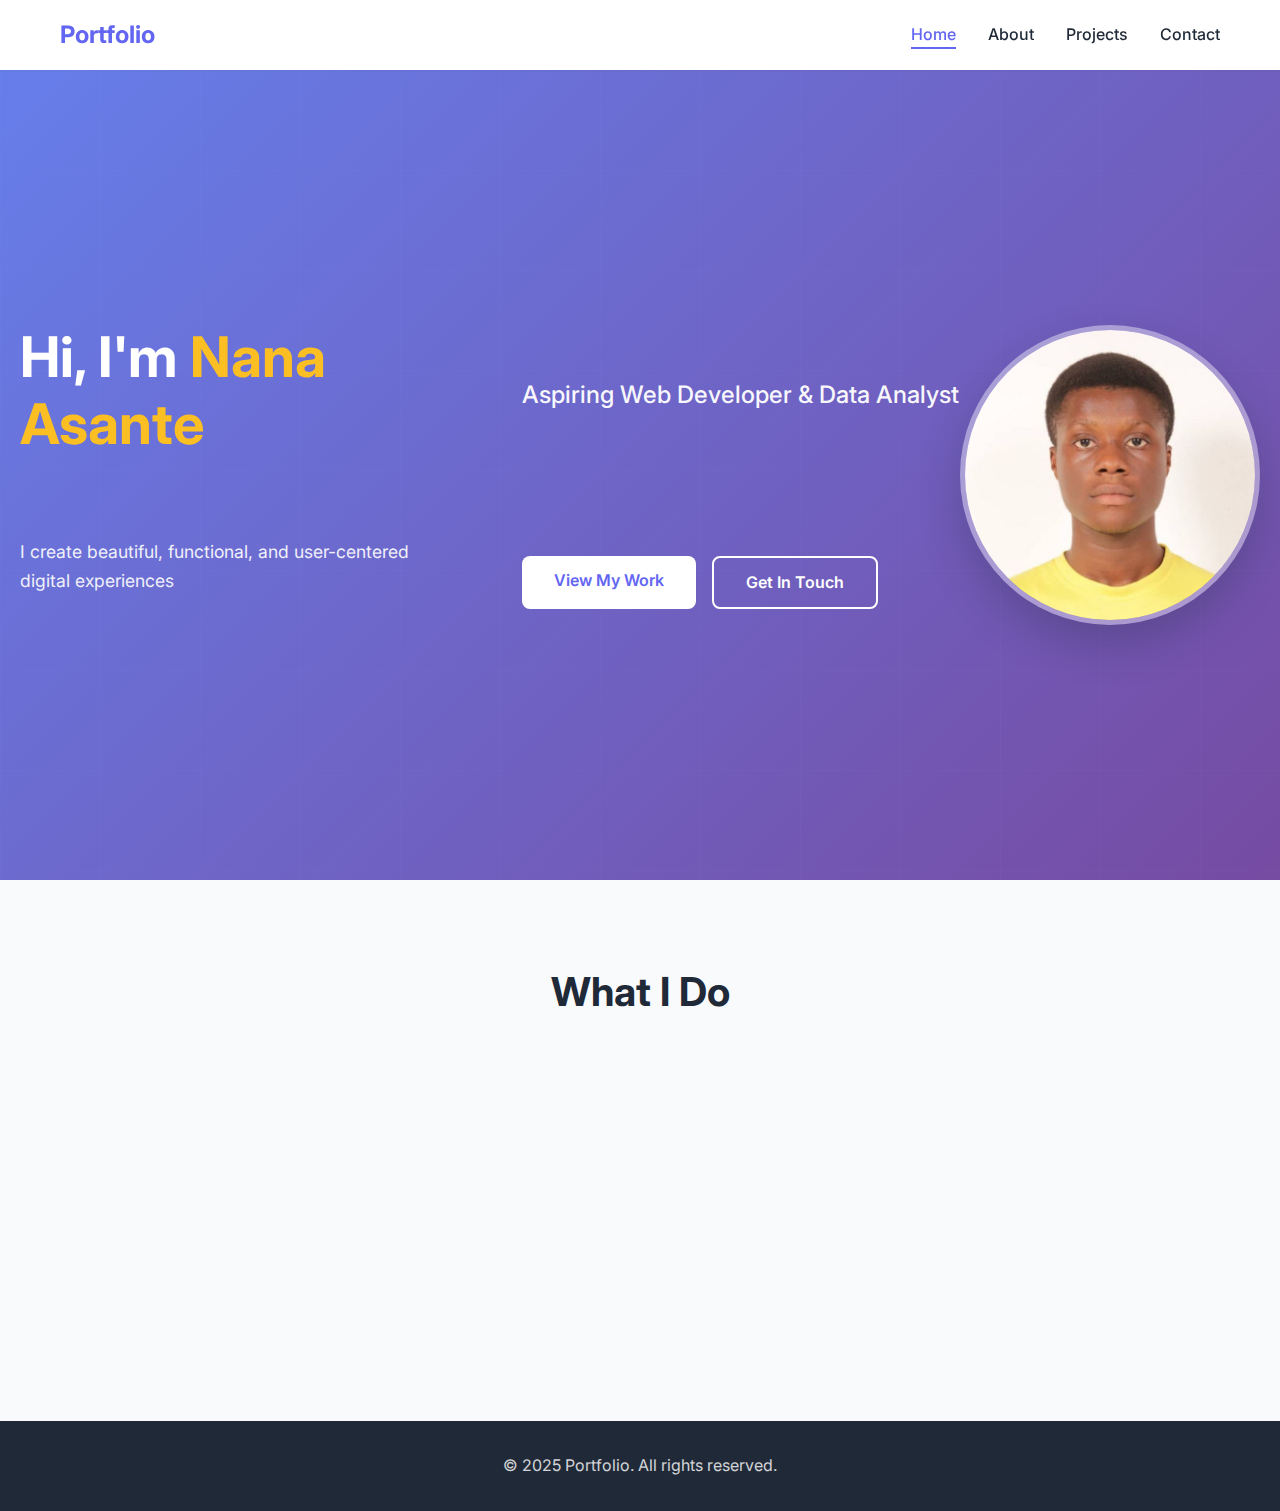
<file: index.html>
<!DOCTYPE html>
<html lang="en">
<head>
    <meta charset="UTF-8">
    <meta name="viewport" content="width=device-width, initial-scale=1.0">
    <title>Nana Asante's Portfolio - Home</title>
    <link rel="stylesheet" href="styles.css">
    <link rel="preconnect" href="https://fonts.googleapis.com">
    <link rel="preconnect" href="https://fonts.gstatic.com" crossorigin>
    <link href="https://fonts.googleapis.com/css2?family=Inter:wght@300;400;500;600;700&display=swap" rel="stylesheet">
</head>
<body>
    <nav class="navbar">
        <div class="nav-container">
            <div class="logo">Portfolio</div>
            <ul class="nav-menu">
                <li><a href="index.html" class="active">Home</a></li>
                <li><a href="about.html">About</a></li>
                <li><a href="projects.html">Projects</a></li>
                <li><a href="contact.html">Contact</a></li>
            </ul>
            <div class="hamburger">
                <span></span>
                <span></span>
                <span></span>
            </div>
        </div>
    </nav>

    <main>
        <section class="hero">
            <div class="hero-content">
                <h1 class="hero-title">Hi, I'm <span class="highlight">Nana Asante</span></h1>
                <p class="hero-subtitle">Aspiring Web Developer & Data Analyst</p>
                <p class="hero-description">I create beautiful, functional, and user-centered digital experiences</p>
                <div class="hero-buttons">
                    <a href="projects.html" class="btn btn-primary">View My Work</a>
                    <a href="contact.html" class="btn btn-secondary">Get In Touch</a>
                </div>
            </div>
            <div class="hero-image">
                <div class="hero-shape">
                    <img src="images/IMG-20241022-WA0011.jpg" alt="Nana Asante portrait" class="hero-photo">
                </div>
            </div>
        </section>

        <section class="features">
            <div class="container">
                <h2 class="section-title">What I Do</h2>
                <div class="features-grid">
                    <div class="feature-card">
                        <div class="feature-icon">💻</div>
                        <h3>Web Development</h3>
                        <p>Building responsive and modern web applications with the latest technologies and best practices.</p>
                    </div>
                    <div class="feature-card">
                        <div class="feature-icon">📊</div>
                        <h3>Data Analytics</h3>
                        <p>I analyze data to uncover insights that drive smarter decisions and help businesses grow.</p>
                    </div>
                </div>
            </div>
        </section>
    </main>

    <footer>
        <div class="container">
            <p>&copy; 2025 Portfolio. All rights reserved.</p>
        </div>
    </footer>

    <script src="script.js"></script>
</body>
</html>
</file>
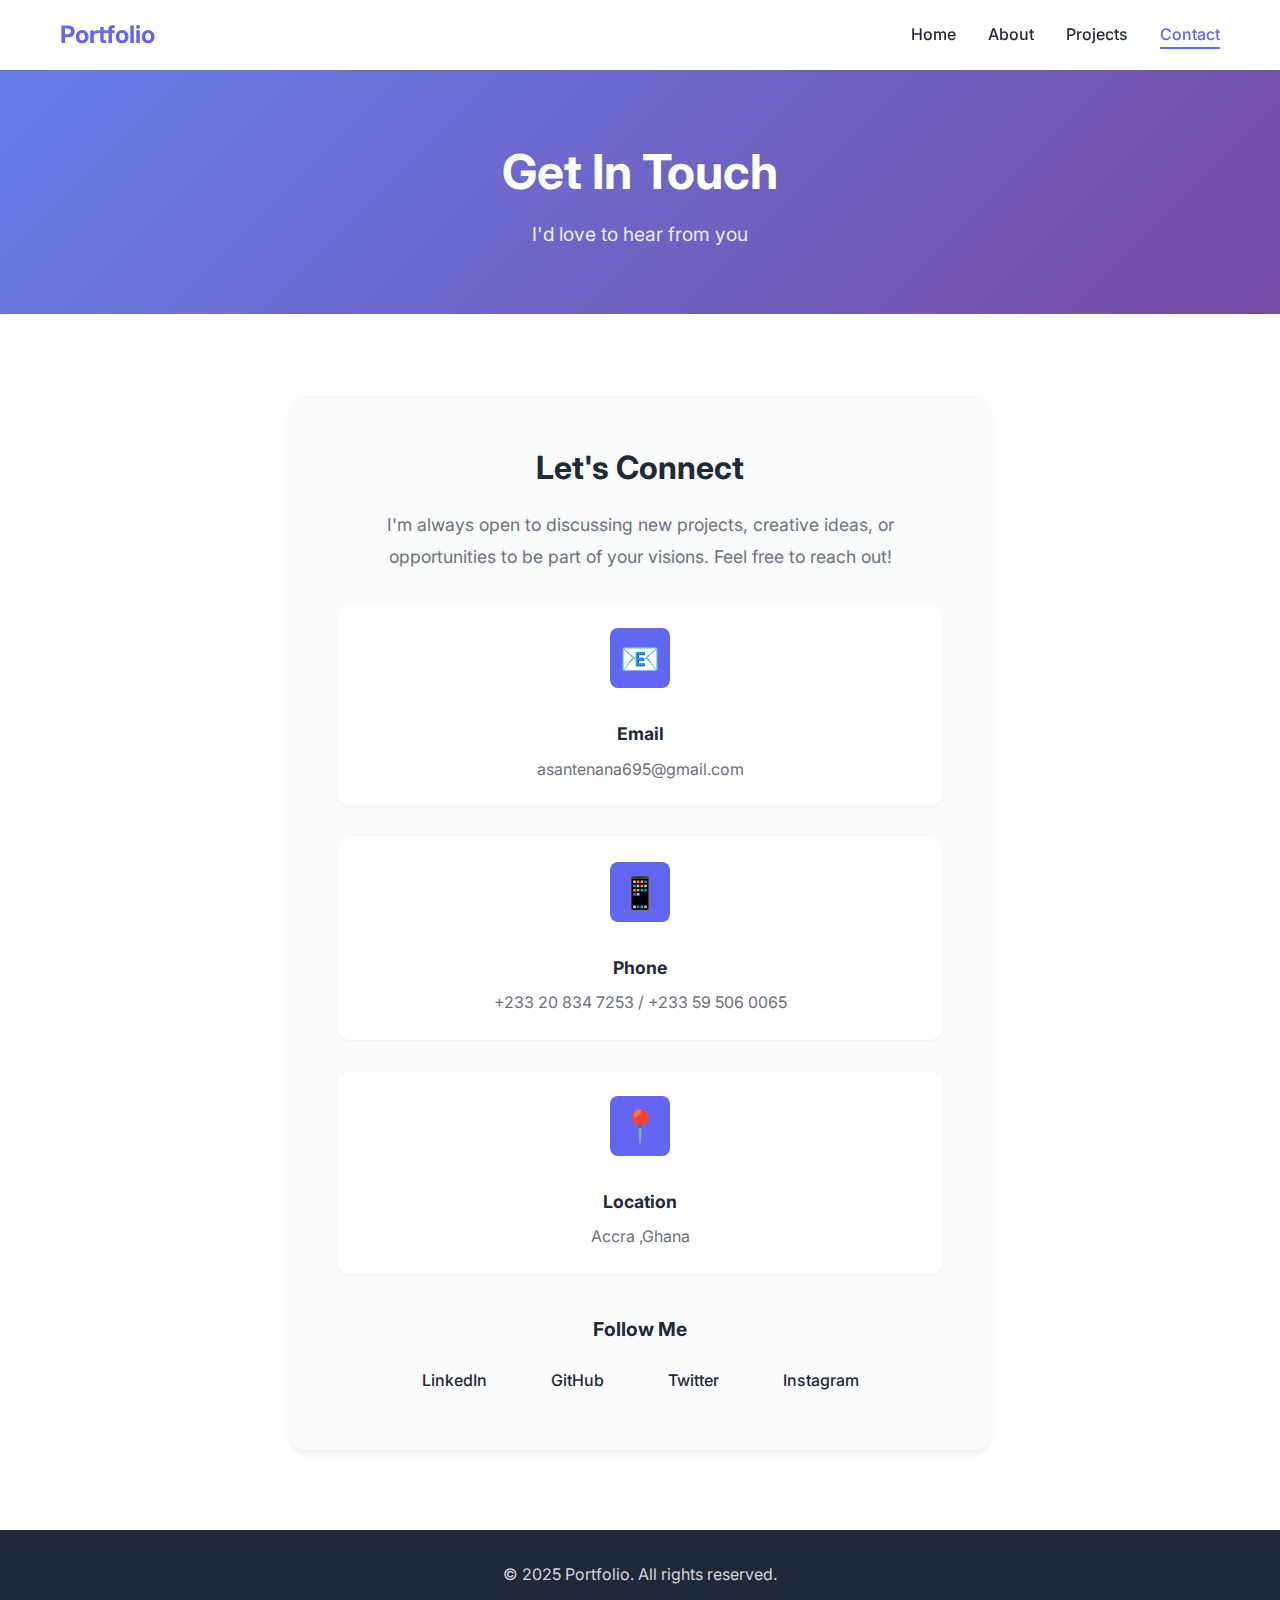
<file: contact.html>
<!DOCTYPE html>
<html lang="en">
<head>
    <meta charset="UTF-8">
    <meta name="viewport" content="width=device-width, initial-scale=1.0">
    <title>Nana Asante's Portfolio - Contact</title>
    <link rel="stylesheet" href="styles.css">
    <link rel="preconnect" href="https://fonts.googleapis.com">
    <link rel="preconnect" href="https://fonts.gstatic.com" crossorigin>
    <link href="https://fonts.googleapis.com/css2?family=Inter:wght@300;400;500;600;700&display=swap" rel="stylesheet">
</head>
<body>
    <nav class="navbar">
        <div class="nav-container">
            <div class="logo">Portfolio</div>
            <ul class="nav-menu">
                <li><a href="index.html">Home</a></li>
                <li><a href="about.html">About</a></li>
                <li><a href="projects.html">Projects</a></li>
                <li><a href="contact.html" class="active">Contact</a></li>
            </ul>
            <div class="hamburger">
                <span></span>
                <span></span>
                <span></span>
            </div>
        </div>
    </nav>

    <main>
        <section class="page-header">
            <div class="container">
                <h1 class="page-title">Get In Touch</h1>
                <p class="page-subtitle">I'd love to hear from you</p>
            </div>
        </section>

        <section class="contact-section">
            <div class="container">
                <div class="contact-content">
                    <div class="contact-info contact-info-centered">
                        <h2>Let's Connect</h2>
                        <p>I'm always open to discussing new projects, creative ideas, or opportunities to be part of your visions. Feel free to reach out!</p>
                        
                        <div class="contact-details">
                            <div class="contact-item">
                                <div class="contact-icon">📧</div>
                                <div>
                                    <h3>Email</h3>
                                    <p>asantenana695@gmail.com</p>
                                </div>
                            </div>
                            <div class="contact-item">
                                <div class="contact-icon">📱</div>
                                <div>
                                    <h3>Phone</h3>
                                    <p>+233 20 834 7253 / +233 59 506 0065</p>
                                </div>
                            </div>
                            <div class="contact-item">
                                <div class="contact-icon">📍</div>
                                <div>
                                    <h3>Location</h3>
                                    <p>Accra ,Ghana</p>
                                </div>
                            </div>
                        </div>

                        <div class="social-links">
                            <h3>Follow Me</h3>
                            <div class="social-icons">
                                <a href="https://www.linkedin.com/in/nana-asante-8780542aa/" class="social-icon" aria-label="LinkedIn">LinkedIn</a>
                                <a href="https://github.com/simplykwasi" class="social-icon" aria-label="GitHub">GitHub</a>
                                <a href="https://x.com/itzkwasii" class="social-icon" aria-label="Twitter">Twitter</a>
                                <a href="https://www.instagram.com/simplykwasi/" class="social-icon" aria-label="Instagram">Instagram</a>
                            </div>
                        </div>
                    </div>
                </div>
            </div>
        </section>
    </main>

    <footer>
        <div class="container">
            <p>&copy; 2025 Portfolio. All rights reserved.</p>
        </div>
    </footer>

    <script src="script.js"></script>
</body>
</html>
</file>
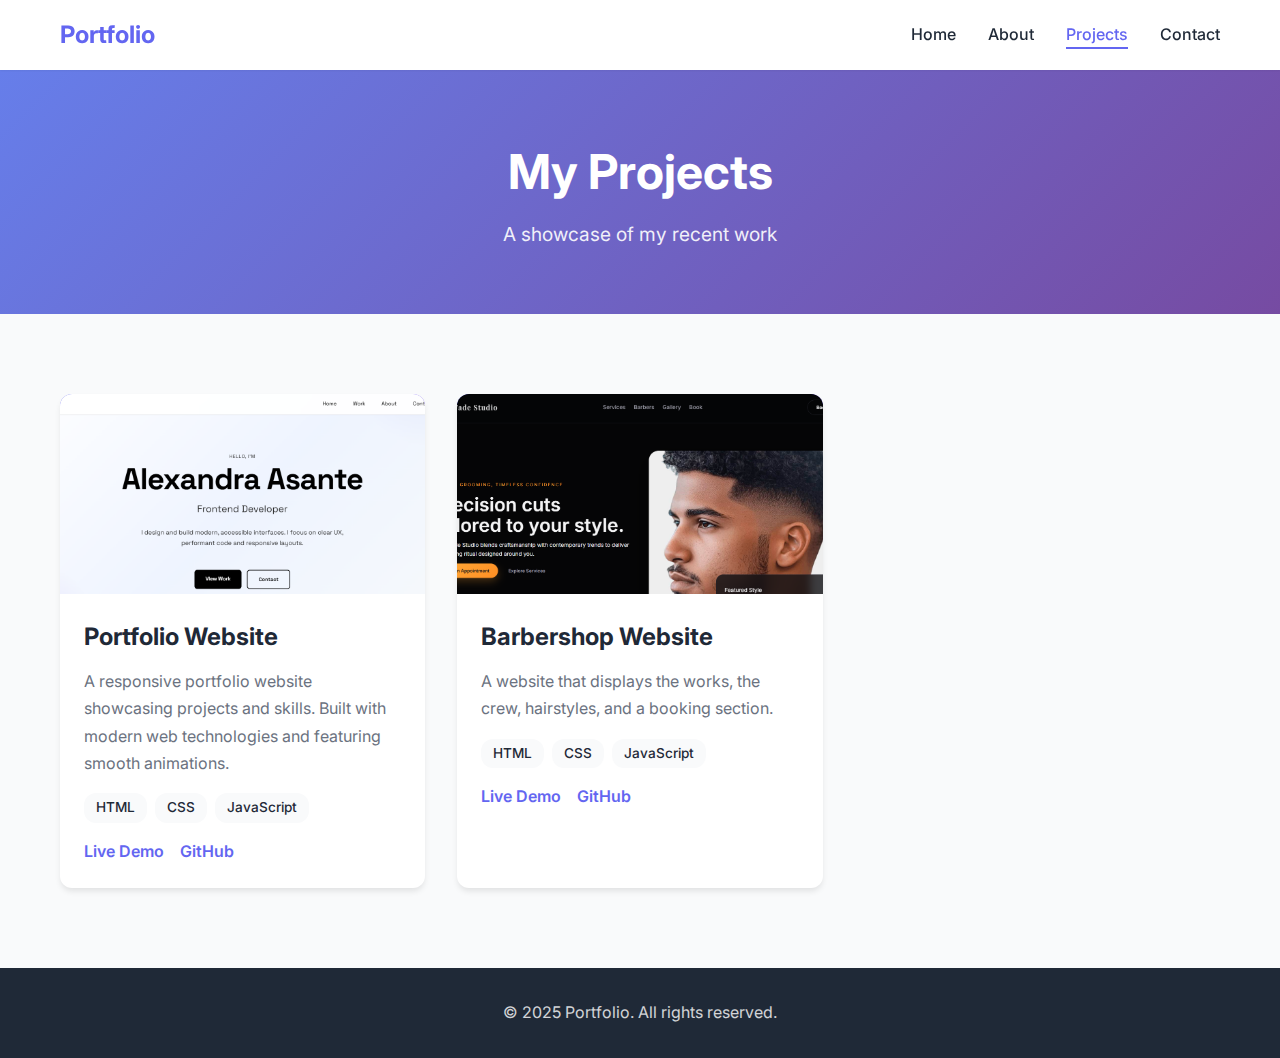
<file: projects.html>
<!DOCTYPE html>
<html lang="en">
<head>
    <meta charset="UTF-8">
    <meta name="viewport" content="width=device-width, initial-scale=1.0">
    <title>Nana Asante's Portfolio - Projects</title>
    <link rel="stylesheet" href="styles.css">
    <link rel="preconnect" href="https://fonts.googleapis.com">
    <link rel="preconnect" href="https://fonts.gstatic.com" crossorigin>
    <link href="https://fonts.googleapis.com/css2?family=Inter:wght@300;400;500;600;700&display=swap" rel="stylesheet">
</head>
<body>
    <nav class="navbar">
        <div class="nav-container">
            <div class="logo">Portfolio</div>
            <ul class="nav-menu">
                <li><a href="index.html">Home</a></li>
                <li><a href="about.html">About</a></li>
                <li><a href="projects.html" class="active">Projects</a></li>
                <li><a href="contact.html">Contact</a></li>
            </ul>
            <div class="hamburger">
                <span></span>
                <span></span>
                <span></span>
            </div>
        </div>
    </nav>

    <main>
        <section class="page-header">
            <div class="container">
                <h1 class="page-title">My Projects</h1>
                <p class="page-subtitle">A showcase of my recent work</p>
            </div>
        </section>

        <section class="projects-section">
            <div class="container">
                <div class="projects-grid">
                    <div class="project-card">
                        <div class="project-image">
                            <div class="project-placeholder">
                                <img src="./images/homepage.png" alt="Portfolio homepage" class="project-thumb">
                            </div>
                        </div>
                        <div class="project-content">
                            <h3>Portfolio Website</h3>
                            <p>A responsive portfolio website showcasing projects and skills. Built with modern web technologies and featuring smooth animations.</p>
                            <div class="project-tags">
                                <span class="project-tag">HTML</span>
                                <span class="project-tag">CSS</span>
                                <span class="project-tag">JavaScript</span>
                            </div>
                            <div class="project-links">
                                <a href="https://simplykwasi.github.io/alexandra.asante/" class="project-link">Live Demo</a>
                                <a href="https://github.com/simplykwasi/alexandra.asante" class="project-link">GitHub</a>
                            </div>
                        </div>
                    </div>

                    <div class="project-card">
                        <div class="project-image">
                            <div class="project-placeholder">
                                <img src="./images/barbershop.png" alt="Barbershop site" class="project-thumb">
                            </div>
                        </div>
                        <div class="project-content">
                            <h3>Barbershop Website</h3>
                            <p>A website that displays the works, the crew, hairstyles, and a booking section.</p>
                            <div class="project-tags">
                                <span class="project-tag">HTML</span>
                                <span class="project-tag">CSS</span>
                                <span class="project-tag">JavaScript</span>
                            </div>
                            <div class="project-links">
                                <a href="https://simplykwasi.github.io/apexfadestudio/" class="project-link">Live Demo</a>
                                <a href="https://github.com/simplykwasi/apexfadestudio" class="project-link">GitHub</a>
                            </div>
                        </div>
                    </div>
                </div>
            </div>
        </section>
    </main>

    <footer>
        <div class="container">
            <p>&copy; 2025 Portfolio. All rights reserved.</p>
        </div>
    </footer>

    <script src="script.js"></script>
</body>
</html>
</file>
<file: styles.css>
/* Reset and Base Styles */
* {
    margin: 0;
    padding: 0;
    box-sizing: border-box;
}

:root {
    --primary-color: #6366f1;
    --primary-dark: #4f46e5;
    --secondary-color: #8b5cf6;
    --text-dark: #1f2937;
    --text-light: #6b7280;
    --bg-light: #f9fafb;
    --bg-white: #ffffff;
    --border-color: #e5e7eb;
    --shadow-sm: 0 1px 2px 0 rgba(0, 0, 0, 0.05);
    --shadow-md: 0 4px 6px -1px rgba(0, 0, 0, 0.1);
    --shadow-lg: 0 10px 15px -3px rgba(0, 0, 0, 0.1);
    --transition: all 0.3s ease;
}

body {
    font-family: 'Inter', -apple-system, BlinkMacSystemFont, 'Segoe UI', Roboto, Oxygen, Ubuntu, Cantarell, sans-serif;
    color: var(--text-dark);
    line-height: 1.6;
    background-color: var(--bg-white);
}

.container {
    max-width: 1200px;
    margin: 0 auto;
    padding: 0 20px;
}

/* Navigation */
.navbar {
    background-color: var(--bg-white);
    box-shadow: var(--shadow-sm);
    position: sticky;
    top: 0;
    z-index: 1000;
    transition: var(--transition);
}

.nav-container {
    max-width: 1200px;
    margin: 0 auto;
    padding: 1rem 20px;
    display: flex;
    justify-content: space-between;
    align-items: center;
}

.logo {
    font-size: 1.5rem;
    font-weight: 700;
    color: var(--primary-color);
}

.nav-menu {
    display: flex;
    list-style: none;
    gap: 2rem;
}

.nav-menu a {
    text-decoration: none;
    color: var(--text-dark);
    font-weight: 500;
    transition: var(--transition);
    position: relative;
}

.nav-menu a:hover,
.nav-menu a.active {
    color: var(--primary-color);
}

.nav-menu a.active::after {
    content: '';
    position: absolute;
    bottom: -5px;
    left: 0;
    width: 100%;
    height: 2px;
    background-color: var(--primary-color);
}

.hamburger {
    display: none;
    flex-direction: column;
    cursor: pointer;
    gap: 4px;
}

.hamburger span {
    width: 25px;
    height: 3px;
    background-color: var(--text-dark);
    transition: var(--transition);
}

/* Hero Section */
.hero {
    min-height: 90vh;
    display: flex;
    align-items: center;
    padding: 4rem 20px;
    background: linear-gradient(135deg, #667eea 0%, #764ba2 100%);
    color: white;
    position: relative;
    overflow: hidden;
}

.hero::before {
    content: '';
    position: absolute;
    top: 0;
    left: 0;
    right: 0;
    bottom: 0;
    background: url('data:image/svg+xml,<svg width="100" height="100" xmlns="http://www.w3.org/2000/svg"><defs><pattern id="grid" width="100" height="100" patternUnits="userSpaceOnUse"><path d="M 100 0 L 0 0 0 100" fill="none" stroke="rgba(255,255,255,0.1)" stroke-width="1"/></pattern></defs><rect width="100" height="100" fill="url(%23grid)"/></svg>');
    opacity: 0.3;
}

.hero-content {
    max-width: 1200px;
    margin: 0 auto;
    width: 100%;
    display: grid;
    grid-template-columns: 1fr 1fr;
    gap: 4rem;
    align-items: center;
    position: relative;
    z-index: 1;
}

.hero-title {
    font-size: 3.5rem;
    font-weight: 700;
    margin-bottom: 1rem;
    line-height: 1.2;
}

.highlight {
    color: #fbbf24;
}

.hero-subtitle {
    font-size: 1.5rem;
    font-weight: 500;
    margin-bottom: 0.5rem;
    opacity: 0.95;
}

.hero-description {
    font-size: 1.1rem;
    margin-bottom: 2rem;
    opacity: 0.9;
}

.hero-buttons {
    display: flex;
    gap: 1rem;
    flex-wrap: wrap;
}

.hero-image {
    position: relative;
    display: flex;
    justify-content: center;
    align-items: center;
}

.hero-shape {
    width: 300px;
    height: 300px;
    background: rgba(255, 255, 255, 0.15);
    border-radius: 50%;
    overflow: hidden;
    border: 5px solid rgba(255, 255, 255, 0.3);
    animation: float 6s ease-in-out infinite;
    box-shadow: 0 20px 40px rgba(31, 41, 55, 0.25);
}

.hero-photo {
    width: 100%;
    height: 100%;
    object-fit: cover;
    display: block;
}

@keyframes float {
    0%, 100% { transform: translateY(0px); }
    50% { transform: translateY(-20px); }
}

/* Buttons */
.btn {
    display: inline-block;
    padding: 0.75rem 2rem;
    border-radius: 8px;
    text-decoration: none;
    font-weight: 600;
    transition: var(--transition);
    border: none;
    cursor: pointer;
    font-size: 1rem;
}

.btn-primary {
    background-color: var(--bg-white);
    color: var(--primary-color);
}

.btn-primary:hover {
    transform: translateY(-2px);
    box-shadow: var(--shadow-lg);
}

.btn-secondary {
    background-color: transparent;
    color: var(--bg-white);
    border: 2px solid var(--bg-white);
}

.btn-secondary:hover {
    background-color: var(--bg-white);
    color: var(--primary-color);
}

/* Features Section */
.features {
    padding: 5rem 20px;
    background-color: var(--bg-light);
}

.section-title {
    font-size: 2.5rem;
    font-weight: 700;
    text-align: center;
    margin-bottom: 3rem;
    color: var(--text-dark);
}

.features-grid {
    display: grid;
    grid-template-columns: repeat(auto-fit, minmax(300px, 1fr));
    gap: 2rem;
}

.feature-card {
    background-color: var(--bg-white);
    padding: 2rem;
    border-radius: 12px;
    box-shadow: var(--shadow-md);
    transition: var(--transition);
    text-align: center;
}

.feature-card:hover {
    transform: translateY(-5px);
    box-shadow: var(--shadow-lg);
}

.feature-icon {
    font-size: 3rem;
    margin-bottom: 1rem;
}

.feature-card h3 {
    font-size: 1.5rem;
    margin-bottom: 1rem;
    color: var(--text-dark);
}

.feature-card p {
    color: var(--text-light);
    line-height: 1.8;
}

/* Page Header */
.page-header {
    background: linear-gradient(135deg, #667eea 0%, #764ba2 100%);
    color: white;
    padding: 4rem 20px;
    text-align: center;
}

.page-title {
    font-size: 3rem;
    font-weight: 700;
    margin-bottom: 0.5rem;
}

.page-subtitle {
    font-size: 1.2rem;
    opacity: 0.9;
}

/* About Section */
.about-section {
    padding: 5rem 20px;
}

.about-content {
    display: grid;
    grid-template-columns: 1fr 2fr;
    gap: 4rem;
    align-items: start;
}

.about-image {
    position: sticky;
    top: 100px;
}

.image-placeholder {
    width: 100%;
    aspect-ratio: 1;
    background: linear-gradient(135deg, var(--primary-color), var(--secondary-color));
    border-radius: 12px;
    display: flex;
    align-items: center;
    justify-content: center;
    color: white;
    font-size: 1.2rem;
    font-weight: 500;
}

.about-text h2 {
    font-size: 2rem;
    margin-bottom: 1.5rem;
    color: var(--text-dark);
}

.about-text p {
    color: var(--text-light);
    margin-bottom: 1.5rem;
    line-height: 1.8;
    font-size: 1.1rem;
}

/* Skills Section */
.skills-section {
    padding: 5rem 20px;
    background-color: var(--bg-light);
}

.skills-grid {
    display: grid;
    grid-template-columns: repeat(auto-fit, minmax(300px, 1fr));
    gap: 2rem;
}

.skill-category {
    background-color: var(--bg-white);
    padding: 2rem;
    border-radius: 12px;
    box-shadow: var(--shadow-md);
}

.skill-category h3 {
    font-size: 1.5rem;
    margin-bottom: 1.5rem;
    color: var(--text-dark);
}

.skill-tags {
    display: flex;
    flex-wrap: wrap;
    gap: 0.75rem;
}

.skill-tag {
    background-color: var(--bg-light);
    color: var(--text-dark);
    padding: 0.5rem 1rem;
    border-radius: 20px;
    font-size: 0.9rem;
    font-weight: 500;
    transition: var(--transition);
}

.skill-tag:hover {
    background-color: var(--primary-color);
    color: white;
    transform: translateY(-2px);
}

/* Experience Section */
.experience-section {
    padding: 5rem 20px;
}

.timeline {
    max-width: 800px;
    margin: 0 auto;
}

.timeline-item {
    display: grid;
    grid-template-columns: 150px 1fr;
    gap: 2rem;
    margin-bottom: 3rem;
    position: relative;
    padding-left: 2rem;
}

.timeline-item::before {
    content: '';
    position: absolute;
    left: 0;
    top: 0;
    bottom: -3rem;
    width: 2px;
    background: var(--border-color);
}

.timeline-item:last-child::before {
    display: none;
}

.timeline-item::after {
    content: '';
    position: absolute;
    left: -6px;
    top: 0;
    width: 14px;
    height: 14px;
    border-radius: 50%;
    background: var(--primary-color);
    border: 3px solid var(--bg-white);
    box-shadow: 0 0 0 3px var(--primary-color);
}

.timeline-year {
    font-weight: 600;
    color: var(--primary-color);
    font-size: 1.1rem;
}

.timeline-content h3 {
    font-size: 1.5rem;
    margin-bottom: 0.5rem;
    color: var(--text-dark);
}

.timeline-content h4 {
    font-size: 1.1rem;
    color: var(--text-light);
    margin-bottom: 0.75rem;
    font-weight: 500;
}

.timeline-content p {
    color: var(--text-light);
    line-height: 1.8;
}

/* Projects Section */
.projects-section {
    padding: 5rem 20px;
    background-color: var(--bg-light);
}

.projects-grid {
    display: grid;
    grid-template-columns: repeat(auto-fill, minmax(350px, 1fr));
    gap: 2rem;
}

.project-card {
    background-color: var(--bg-white);
    border-radius: 12px;
    overflow: hidden;
    box-shadow: var(--shadow-md);
    transition: var(--transition);
}

.project-card:hover {
    transform: translateY(-5px);
    box-shadow: var(--shadow-lg);
}

.project-image {
    width: 100%;
    height: 200px;
    overflow: hidden;
    background: linear-gradient(135deg, var(--primary-color), var(--secondary-color));
}

.project-placeholder {
    width: 100%;
    height: 100%;
    display: flex;
    align-items: center;
    justify-content: center;
    color: white;
    font-weight: 500;
}

.project-thumb {
    width: 100%;
    height: 100%;
    object-fit: cover;
    display: block;
}

.project-content {
    padding: 1.5rem;
}

.project-content h3 {
    font-size: 1.5rem;
    margin-bottom: 0.75rem;
    color: var(--text-dark);
}

.project-content p {
    color: var(--text-light);
    margin-bottom: 1rem;
    line-height: 1.7;
}

.project-tags {
    display: flex;
    flex-wrap: wrap;
    gap: 0.5rem;
    margin-bottom: 1rem;
}

.project-tag {
    background-color: var(--bg-light);
    color: var(--text-dark);
    padding: 0.25rem 0.75rem;
    border-radius: 12px;
    font-size: 0.85rem;
    font-weight: 500;
}

.project-links {
    display: flex;
    gap: 1rem;
    margin-top: 1rem;
}

.project-link {
    color: var(--primary-color);
    text-decoration: none;
    font-weight: 600;
    transition: var(--transition);
    position: relative;
}

.project-link::after {
    content: '';
    position: absolute;
    bottom: -2px;
    left: 0;
    width: 0;
    height: 2px;
    background-color: var(--primary-color);
    transition: var(--transition);
}

.project-link:hover::after {
    width: 100%;
}

/* Contact Section */
.contact-section {
    padding: 5rem 20px;
    min-height: 60vh;
    display: flex;
    align-items: center;
}

.contact-content {
    display: flex;
    justify-content: center;
    align-items: center;
    width: 100%;
    max-width: 1000px;
    margin: 0 auto;
}

.contact-info-centered {
    max-width: 700px;
    width: 100%;
    margin: 0 auto;
    text-align: center;
    background-color: var(--bg-light);
    padding: 3rem;
    border-radius: 16px;
    box-shadow: var(--shadow-md);
}

.contact-info-centered h2 {
    margin-bottom: 1rem;
}

.contact-info-centered > p {
    margin-bottom: 2.5rem;
}

.contact-info-centered .contact-details {
    margin-bottom: 2.5rem;
}

.contact-info-centered .contact-item {
    flex-direction: column;
    align-items: center;
    justify-content: center;
    text-align: center;
    margin-bottom: 2rem;
    padding: 1.5rem;
    background-color: var(--bg-white);
    border-radius: 12px;
    box-shadow: var(--shadow-sm);
    transition: var(--transition);
}

.contact-info-centered .contact-item:hover {
    transform: translateY(-3px);
    box-shadow: var(--shadow-md);
}

.contact-info-centered .contact-icon {
    margin-bottom: 1rem;
    width: 60px;
    height: 60px;
    font-size: 2rem;
    background-color: var(--primary-color);
    color: white;
}

.contact-info-centered .contact-item > div:last-child {
    text-align: center;
}

.contact-info-centered .contact-item h3 {
    margin-bottom: 0.5rem;
    color: var(--text-dark);
}

.contact-info-centered .contact-item p {
    color: var(--text-light);
    font-size: 1rem;
}

.contact-info-centered .social-links {
    margin-top: 2rem;
}

.contact-info-centered .social-icons {
    justify-content: center;
}

.contact-info h2 {
    font-size: 2rem;
    margin-bottom: 1rem;
    color: var(--text-dark);
}

.contact-info > p {
    color: var(--text-light);
    margin-bottom: 2rem;
    line-height: 1.8;
    font-size: 1.1rem;
}

.contact-details {
    margin-bottom: 2rem;
}

.contact-item {
    display: flex;
    gap: 1rem;
    margin-bottom: 1.5rem;
    align-items: start;
}

.contact-icon {
    font-size: 1.5rem;
    width: 40px;
    height: 40px;
    display: flex;
    align-items: center;
    justify-content: center;
    background-color: var(--bg-light);
    border-radius: 8px;
    flex-shrink: 0;
}

.contact-item h3 {
    font-size: 1.1rem;
    margin-bottom: 0.25rem;
    color: var(--text-dark);
}

.contact-item p {
    color: var(--text-light);
}

.social-links h3 {
    font-size: 1.2rem;
    margin-bottom: 1rem;
    color: var(--text-dark);
}

.social-icons {
    display: flex;
    gap: 1rem;
    flex-wrap: wrap;
}

.social-icon {
    padding: 0.5rem 1.5rem;
    background-color: var(--bg-light);
    color: var(--text-dark);
    text-decoration: none;
    border-radius: 8px;
    font-weight: 500;
    transition: var(--transition);
}

.social-icon:hover {
    background-color: var(--primary-color);
    color: white;
    transform: translateY(-2px);
}

/* Contact Form */
.contact-form-container {
    background-color: var(--bg-light);
    padding: 2rem;
    border-radius: 12px;
}

.contact-form {
    display: flex;
    flex-direction: column;
    gap: 1.5rem;
}

.form-group {
    display: flex;
    flex-direction: column;
}

.form-group label {
    margin-bottom: 0.5rem;
    font-weight: 500;
    color: var(--text-dark);
}

.form-group input,
.form-group textarea {
    padding: 0.75rem;
    border: 2px solid var(--border-color);
    border-radius: 8px;
    font-family: inherit;
    font-size: 1rem;
    transition: var(--transition);
    background-color: var(--bg-white);
}

.form-group input:focus,
.form-group textarea:focus {
    outline: none;
    border-color: var(--primary-color);
    box-shadow: 0 0 0 3px rgba(99, 102, 241, 0.1);
}

.form-group textarea {
    resize: vertical;
    min-height: 120px;
}

.form-message {
    margin-top: 1rem;
    padding: 1rem;
    border-radius: 8px;
    display: none;
}

.form-message.success {
    background-color: #d1fae5;
    color: #065f46;
    display: block;
}

.form-message.error {
    background-color: #fee2e2;
    color: #991b1b;
    display: block;
}

/* Footer */
footer {
    background-color: var(--text-dark);
    color: white;
    padding: 2rem 20px;
    text-align: center;
}

footer p {
    opacity: 0.8;
}

/* Responsive Design */
@media (max-width: 768px) {
    .hamburger {
        display: flex;
    }

    .nav-menu {
        position: fixed;
        left: -100%;
        top: 70px;
        flex-direction: column;
        background-color: var(--bg-white);
        width: 100%;
        text-align: center;
        transition: 0.3s;
        box-shadow: var(--shadow-lg);
        padding: 2rem 0;
    }

    .nav-menu.active {
        left: 0;
    }

    .hero-content {
        grid-template-columns: 1fr;
        text-align: center;
    }

    .hero-title {
        font-size: 2.5rem;
    }

    .hero-subtitle {
        font-size: 1.2rem;
    }

    .about-content {
        grid-template-columns: 1fr;
    }

    .about-image {
        position: static;
    }

    .contact-content {
        display: flex;
    }

    .contact-info-centered {
        padding: 2rem 1.5rem;
    }

    .contact-info-centered .contact-item {
        padding: 1.25rem;
    }

    .timeline-item {
        grid-template-columns: 1fr;
        padding-left: 1.5rem;
    }

    .timeline-year {
        margin-bottom: 0.5rem;
    }

    .projects-grid {
        grid-template-columns: 1fr;
    }

    .features-grid {
        grid-template-columns: 1fr;
    }

    .skills-grid {
        grid-template-columns: 1fr;
    }
}

@media (max-width: 480px) {
    .hero-title {
        font-size: 2rem;
    }

    .page-title {
        font-size: 2rem;
    }

    .section-title {
        font-size: 2rem;
    }

    .hero-buttons {
        flex-direction: column;
    }

    .btn {
        width: 100%;
        text-align: center;
    }
}
</file>
